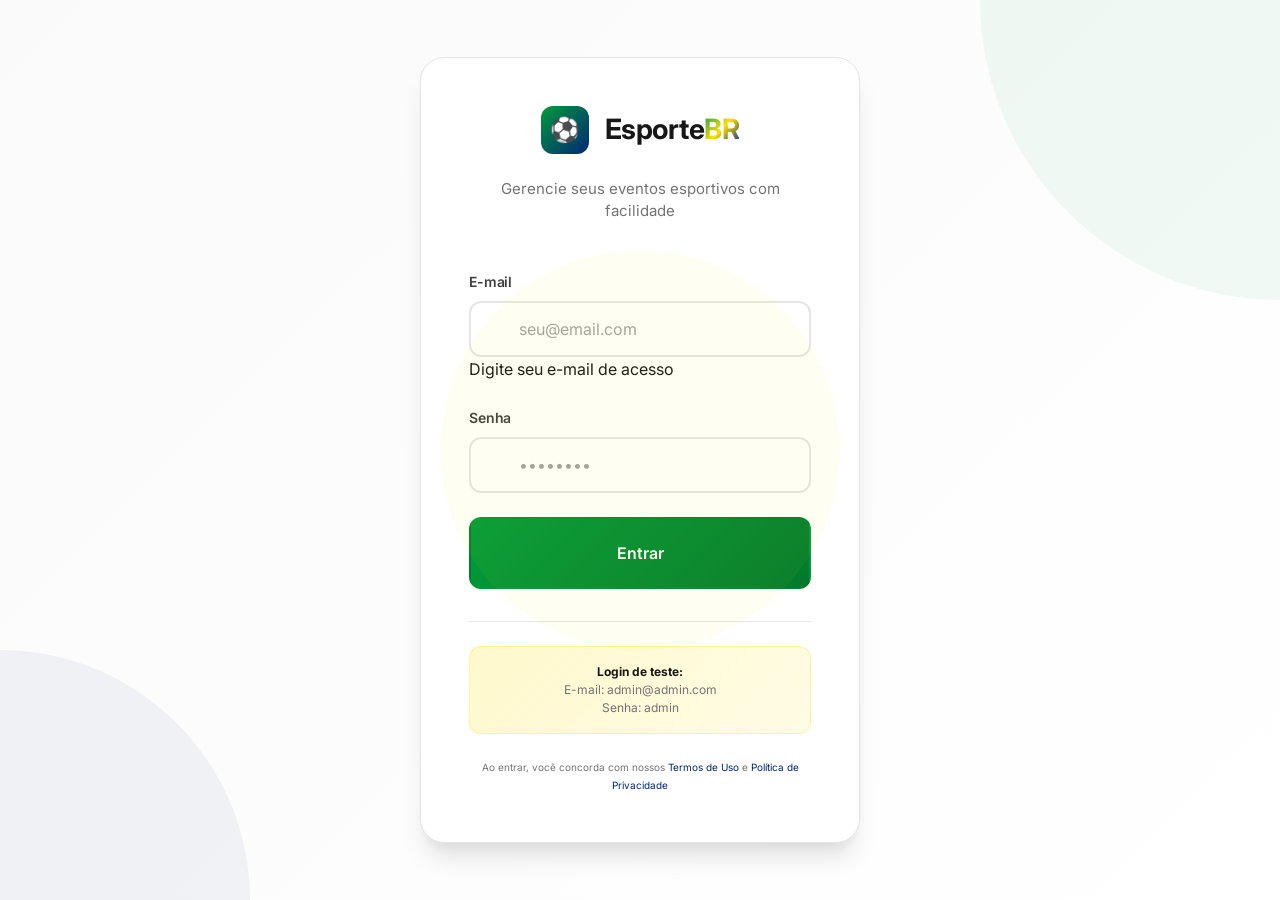
<file: index.html>
<!DOCTYPE html>
<html lang="pt-BR">
<head>
    <meta charset="UTF-8">
    <meta name="viewport" content="width=device-width, initial-scale=1.0">
    <title>Painel Admin - EventSports</title>
    <link rel="stylesheet" href="style.css">
    <link href="https://fonts.googleapis.com/css2?family=Inter:wght@300;400;500;600;700;800&display=swap" rel="stylesheet">
</head>
<body>
    <div class="page-wrapper">
        <!-- Header -->
        <header class="main-header">
            <div class="container">
                <div class="header-content">
                    <div class="header-left">
                        <a href="index.html" class="header-logo">
                            <div class="logo-icon">⚽</div>
                            <h1>Event<span style="color: var(--color-green);">Sports</span></h1>
                        </a>
                    </div>
                    <div class="header-right">
                        <div class="user-info">
                            <div class="user-avatar" id="userAvatar">A</div>
                            <span class="user-name" id="userName">Admin</span>
                        </div>
                        <button class="btn btn-logout" id="logoutBtn">
                            <span>🚪</span>
                            Sair
                        </button>
                    </div>
                </div>
            </div>
        </header>

        <!-- Hero Section -->
        <section class="hero-section">
            <div class="container">
                <div class="hero-content">
                    <h1 class="hero-title">Gerencie seus eventos esportivos</h1>
                    <p class="hero-subtitle">Crie, organize e acompanhe todos os seus jogos em um só lugar</p>
                    <div class="hero-actions">
                        <button class="btn btn-hero-primary" onclick="openModal('createEventModal')">
                            <span class="btn-icon">➕</span>
                            Criar Evento
                        </button>
                    </div>
                </div>
            </div>
        </section>

        <!-- Stats Section -->
        <section class="stats-section">
            <div class="container">
                <div class="stats-grid">
                    <div class="stat-card">
                        <div class="stat-value" id="totalEvents">0</div>
                        <div class="stat-label">Total de Eventos</div>
                    </div>
                    <div class="stat-card">
                        <div class="stat-value" id="totalParticipants">0</div>
                        <div class="stat-label">Participantes</div>
                    </div>
                    <div class="stat-card">
                        <div class="stat-value" id="activeEvents">0</div>
                        <div class="stat-label">Eventos Ativos</div>
                    </div>
                    <div class="stat-card">
                        <div class="stat-value" id="upcomingEvents">0</div>
                        <div class="stat-label">Próximos Eventos</div>
                    </div>
                </div>
            </div>
        </section>

        <!-- Content Section -->
        <section class="content-section">
            <div class="container">
                <div class="section-header">
                    <h2 class="section-title">Seus Eventos</h2>
                    <div class="section-actions">
                        <button class="btn btn-primary" onclick="openModal('createEventModal')">
                            <span class="btn-icon">➕</span>
                            Novo Evento
                        </button>
                    </div>
                </div>

                <!-- Tabs -->
                <div class="tabs">
                    <button class="tab-button active" data-tab="all">Todos</button>
                    <button class="tab-button" data-tab="active">Ativos</button>
                    <button class="tab-button" data-tab="upcoming">Próximos</button>
                    <button class="tab-button" data-tab="completed">Finalizados</button>
                </div>

                <!-- Events Grid -->
                <div class="cards-grid" id="eventsGrid"></div>

                <!-- Empty State -->
                <div class="empty-state" id="emptyState" style="display: none;">
                    <div class="empty-state-icon">📅</div>
                    <h3 class="empty-state-title">Nenhum evento encontrado</h3>
                    <p class="empty-state-description">Comece criando seu primeiro evento esportivo!</p>
                    <button class="btn btn-primary" onclick="openModal('createEventModal')">
                        <span class="btn-icon">➕</span>
                        Criar Primeiro Evento
                    </button>
                </div>
            </div>
        </section>
    </div>

    <!-- Create Event Modal -->
    <div class="modal-backdrop" id="createEventModalBackdrop"></div>
    <div class="modal" id="createEventModal">
        <div class="modal-header">
            <h2 class="modal-title">Criar Novo Evento</h2>
            <button class="modal-close" onclick="closeModal('createEventModal')">×</button>
        </div>
        <form id="createEventForm" class="modal-body">
            <div class="form-group">
                <label for="eventTitle">Nome do Evento</label>
                <div class="input-wrapper">
                    <span class="input-icon">📝</span>
                    <input type="text" id="eventTitle" placeholder="Ex: Pelada de Sábado" required>
                </div>
            </div>

            <div class="form-row">
                <div class="form-group">
                    <label for="eventSport">Esporte</label>
                    <select id="eventSport" required>
                        <option value="">Selecionar...</option>
                        <option value="futebol">⚽ Futebol</option>
                        <option value="basquete">🏀 Basquete</option>
                        <option value="volei">🏐 Vôlei</option>
                        <option value="tenis">🎾 Tênis</option>
                        <option value="outro">🎯 Outro</option>
                    </select>
                </div>
                <div class="form-group">
                    <label for="eventMaxPlayers">Máximo de Jogadores</label>
                    <div class="input-wrapper">
                        <span class="input-icon">👥</span>
                        <input type="number" id="eventMaxPlayers" min="2" max="100" value="22" required>
                    </div>
                </div>
            </div>

            <div class="form-row">
                <div class="form-group">
                    <label for="eventDate">Data</label>
                    <input type="date" id="eventDate" required>
                </div>
                <div class="form-group">
                    <label for="eventStartTime">Hora de Início</label>
                    <input type="time" id="eventStartTime" required>
                </div>
                <div class="form-group">
                    <label for="eventEndTime">Hora de Término</label>
                    <input type="time" id="eventEndTime" required>
                </div>
            </div>

            <div class="form-group">
                <label for="eventLocation">Localização</label>
                <div class="input-wrapper">
                    <span class="input-icon">📍</span>
                    <input type="text" id="eventLocation" placeholder="Endereço ou nome do local" required>
                </div>
            </div>

            <div class="form-group">
                <label for="eventCost">Custo Total (R$)</label>
                <div class="input-wrapper">
                    <span class="input-icon">R$</span>
                    <input type="number" id="eventCost" min="0" step="0.01" value="0" placeholder="0 = Grátis">
                </div>
                <span class="form-hint">Valor total será dividido entre participantes</span>
            </div>

            <div class="form-group">
                <label for="eventDescription">Descrição</label>
                <textarea id="eventDescription" rows="3" placeholder="Detalhes adicionais sobre o evento"></textarea>
            </div>

            <div class="modal-footer">
                <button type="button" class="btn btn-secondary" onclick="closeModal('createEventModal')">Cancelar</button>
                <button type="submit" class="btn btn-primary">
                    <span class="btn-text">Criar Evento</span>
                    <span class="btn-icon">→</span>
                </button>
            </div>
        </form>
    </div>

    <!-- Toast Container -->
    <div class="toast-container" id="toastContainer"></div>

    <script src="script.js"></script>
</body>
</html>
</file>
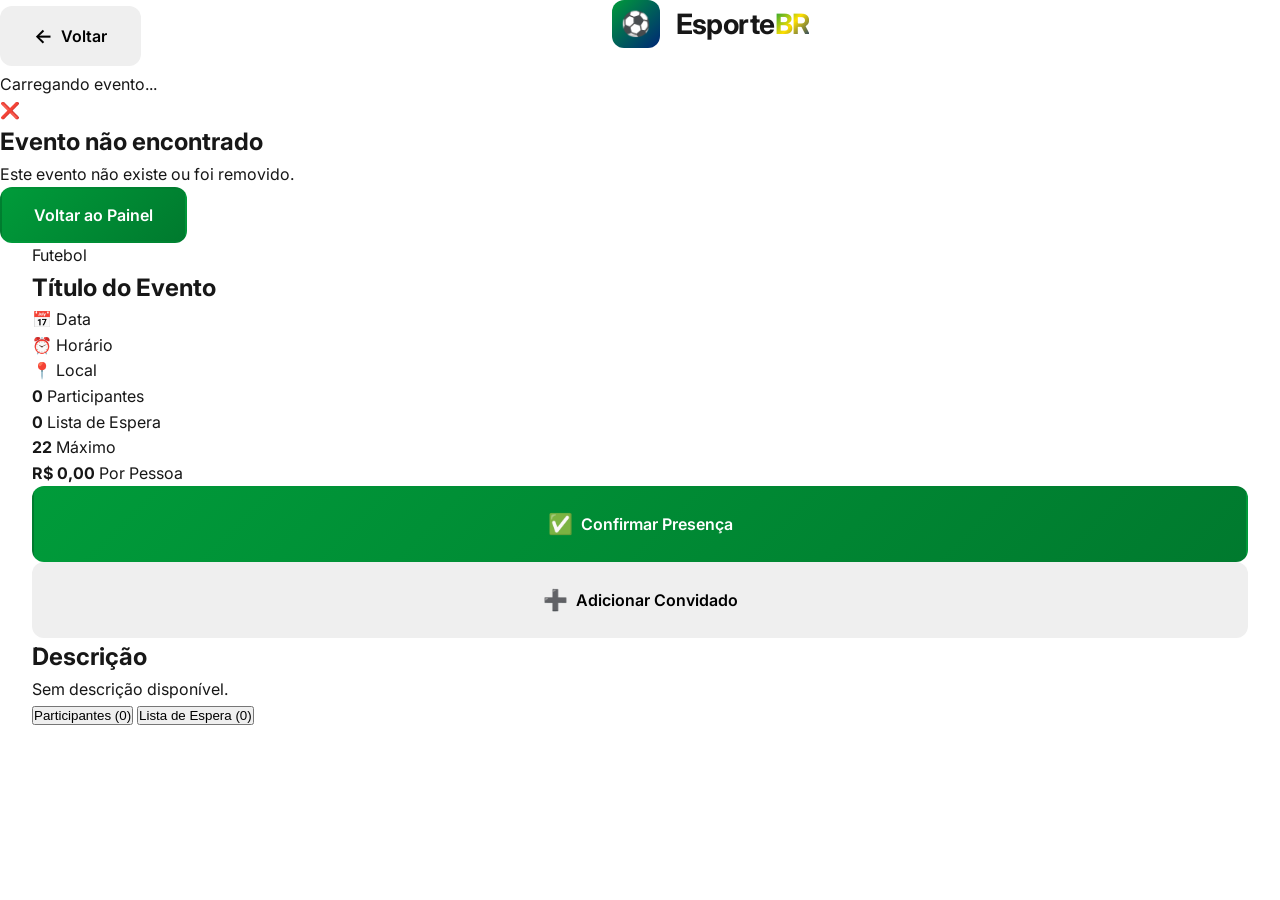
<file: evento.html>
<!DOCTYPE html>
<html lang="pt-BR">
<head>
    <meta charset="UTF-8">
    <meta name="viewport" content="width=device-width, initial-scale=1.0">
    <title>Evento - EsporteBR</title>
    <link rel="stylesheet" href="style.css">
    <link rel="preconnect" href="https://fonts.googleapis.com">
    <link rel="preconnect" href="https://fonts.gstatic.com" crossorigin>
    <link href="https://fonts.googleapis.com/css2?family=Inter:wght@400;500;600;700&display=swap" rel="stylesheet">
</head>
<body>
    <!-- Header -->
    <header class="event-header">
        <div class="header-content">
            <button id="back-to-admin" class="btn btn-outline btn-sm">
                <span class="btn-icon">←</span>
                Voltar
            </button>
            <div class="logo">
                <span class="logo-icon">⚽</span>
                <h1>Esporte<span class="brasil">BR</span></h1>
            </div>
            <div class="header-spacer"></div>
        </div>
    </header>

    <!-- Loading State -->
    <div id="loading-state" class="loading-container">
        <div class="spinner-large"></div>
        <p>Carregando evento...</p>
    </div>

    <!-- Error State -->
    <div id="error-state" class="error-container hidden">
        <div class="error-icon">❌</div>
        <h2>Evento não encontrado</h2>
        <p>Este evento não existe ou foi removido.</p>
        <button class="btn btn-primary" onclick="window.location.href='index.html'">
            Voltar ao Painel
        </button>
    </div>

    <!-- Event Content -->
    <main id="event-content" class="event-main hidden">
        <div class="container">
            <!-- Event Header -->
            <section class="event-hero">
                <div class="event-sport-badge" id="event-sport-display">Futebol</div>
                <h1 id="event-title-display">Título do Evento</h1>
                <div class="event-meta">
                    <div class="meta-item">
                        <span class="meta-icon">📅</span>
                        <span id="event-date-display">Data</span>
                    </div>
                    <div class="meta-item">
                        <span class="meta-icon">⏰</span>
                        <span id="event-time-display">Horário</span>
                    </div>
                    <div class="meta-item">
                        <span class="meta-icon">📍</span>
                        <span id="event-location-display">Local</span>
                    </div>
                </div>
            </section>

            <!-- Event Stats -->
            <section class="event-stats">
                <div class="stat-box">
                    <strong id="participants-count">0</strong>
                    <span>Participantes</span>
                </div>
                <div class="stat-box">
                    <strong id="waitlist-count">0</strong>
                    <span>Lista de Espera</span>
                </div>
                <div class="stat-box">
                    <strong id="max-participants">22</strong>
                    <span>Máximo</span>
                </div>
                <div class="stat-box">
                    <strong id="cost-per-person">R$ 0,00</strong>
                    <span>Por Pessoa</span>
                </div>
            </section>

            <!-- Main Actions -->
            <section class="event-actions-section">
                <button id="join-event-btn" class="btn btn-primary btn-lg btn-full">
                    <span class="btn-icon">✅</span>
                    Confirmar Presença
                </button>
                <button id="add-guest-btn" class="btn btn-secondary btn-lg btn-full">
                    <span class="btn-icon">➕</span>
                    Adicionar Convidado
                </button>
            </section>

            <!-- Description -->
            <section class="event-section">
                <h2>Descrição</h2>
                <p id="event-description-display" class="event-description">
                    Sem descrição disponível.
                </p>
            </section>

            <!-- Participants -->
            <section class="event-section">
                <div class="section-tabs">
                    <button class="tab-btn active" data-tab="main">
                        Participantes (<span id="main-count">0</span>)
                    </button>
                    <button class="tab-btn" data-tab="waitlist">
                        Lista de Espera (<span id="waitlist-tab-count">0</span>)
                    </button>
                </div>
                
                <div id="participants-main-list" class="participants-list">
                    <!-- Participants will be rendered here -->
                </div>
                
                <div id="participants-waitlist-list" class="participants-list hidden">
                    <!-- Waitlist will be rendered here -->
                </div>
            </section>
        </div>
    </main>

    <!-- Add Guest Modal -->
    <div id="add-guest-modal" class="modal">
        <div class="modal-backdrop" data-close-modal></div>
        <div class="modal-content">
            <div class="modal-header">
                <h2>Adicionar Convidado</h2>
                <button class="modal-close" data-close-modal>×</button>
            </div>
            <form id="add-guest-form" class="modal-body">
                <div class="form-group">
                    <label for="guest-name-input">Nome do Convidado</label>
                    <input type="text" id="guest-name-input" required placeholder="Nome completo">
                </div>
                
                <div class="form-group">
                    <label for="guest-email-input">E-mail (opcional)</label>
                    <input type="email" id="guest-email-input" placeholder="email@exemplo.com">
                </div>
                
                <div class="modal-footer">
                    <button type="button" class="btn btn-secondary" data-close-modal>Cancelar</button>
                    <button type="submit" class="btn btn-primary">Adicionar</button>
                </div>
            </form>
        </div>
    </div>

    <!-- Toast Container -->
    <div id="toast-container" class="toast-container"></div>

    <script src="script.js"></script>
</body>
</html>
</file>
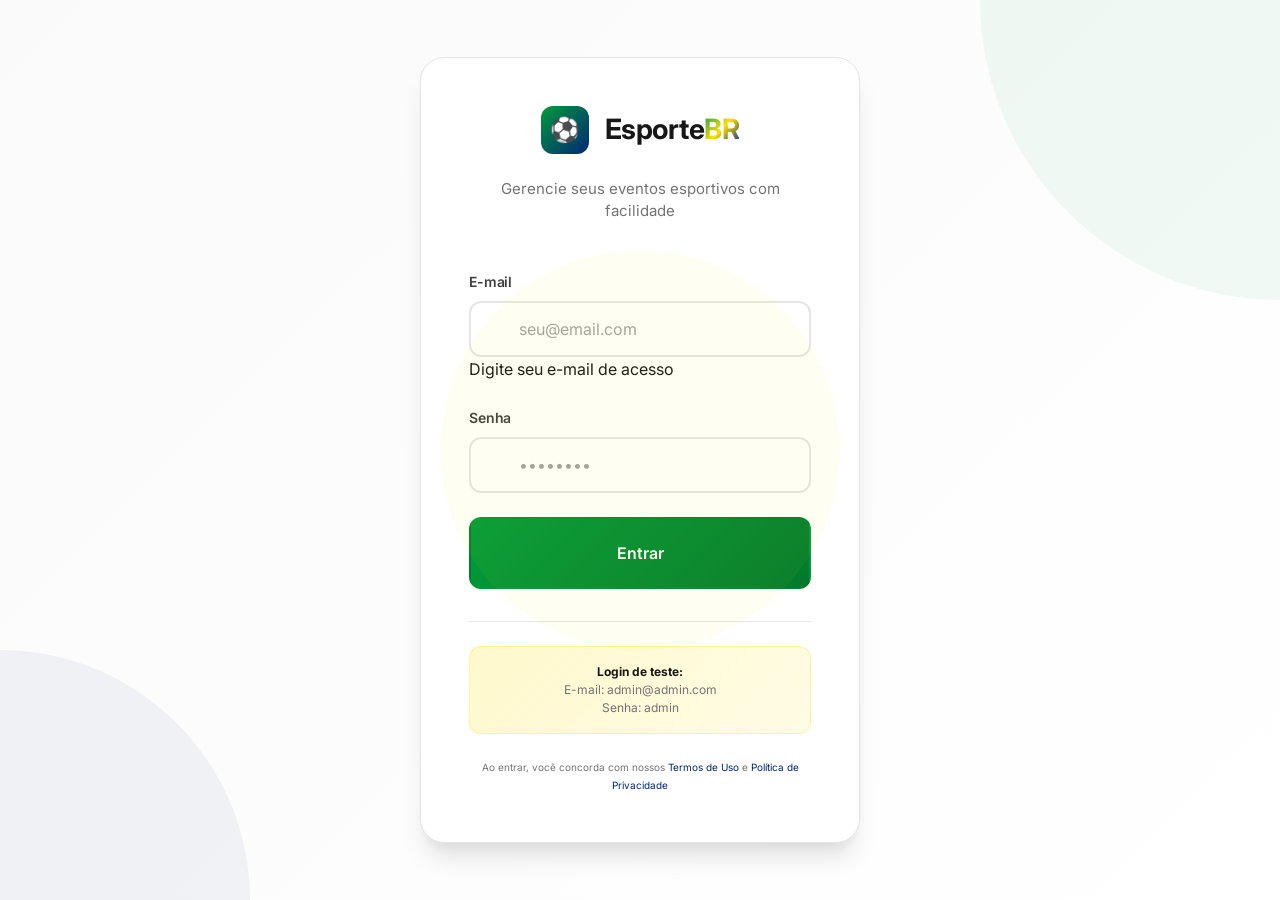
<file: login.html>
<!DOCTYPE html>
<html lang="pt-BR">
<head>
    <meta charset="UTF-8">
    <meta name="viewport" content="width=device-width, initial-scale=1.0">
    <title>Login - EsporteBR</title>
    <link rel="stylesheet" href="style.css">
    <link rel="preconnect" href="https://fonts.googleapis.com">
    <link rel="preconnect" href="https://fonts.gstatic.com" crossorigin>
    <link href="https://fonts.googleapis.com/css2?family=Inter:wght@400;500;600;700&display=swap" rel="stylesheet">
</head>
<body class="login-page">
    <div class="login-container">
        <div class="login-card">
            <div class="login-header">
                <div class="logo">
                    <span class="logo-icon">⚽</span>
                    <h1>Esporte<span class="brasil">BR</span></h1>
                </div>
                <p class="login-subtitle">Gerencie seus eventos esportivos com facilidade</p>
            </div>

            <!-- Formulário de Login -->
            <form id="loginForm" class="login-form">
                <div class="form-group">
                    <label for="loginEmail">E-mail</label>
                    <input 
                        type="email" 
                        id="loginEmail" 
                        name="email" 
                        placeholder="seu@email.com"
                        required
                        autocomplete="email"
                    >
                    <span class="form-hint">Digite seu e-mail de acesso</span>
                </div>

                <div class="form-group">
                    <label for="loginPassword">Senha</label>
                    <input 
                        type="password" 
                        id="loginPassword" 
                        name="password" 
                        placeholder="••••••••"
                        required
                        autocomplete="current-password"
                    >
                </div>

                <button type="submit" class="btn btn-primary btn-full">
                    <span class="btn-text">Entrar</span>
                    <span class="btn-loader" style="display: none;">
                        <span class="spinner"></span>
                    </span>
                </button>
            </form>

            <div class="login-footer">
                <p class="login-hint">
                    <strong>Login de teste:</strong><br>
                    E-mail: admin@admin.com<br>
                    Senha: admin
                </p>
                <p>
                    <small>
                        Ao entrar, você concorda com nossos 
                        <a href="#">Termos de Uso</a> e 
                        <a href="#">Política de Privacidade</a>
                    </small>
                </p>
            </div>
        </div>

        <div class="login-background">
            <div class="bg-shape bg-shape-1"></div>
            <div class="bg-shape bg-shape-2"></div>
            <div class="bg-shape bg-shape-3"></div>
        </div>
    </div>

    <script src="script.js"></script>
    <script>
        // Script específico para a página de login
        document.addEventListener('DOMContentLoaded', function() {
            var loginForm = document.getElementById('loginForm');
            
            if (loginForm) {
                loginForm.addEventListener('submit', function(e) {
                    e.preventDefault();
                    
                    var email = document.getElementById('loginEmail').value;
                    var password = document.getElementById('loginPassword').value;
                    var btn = this.querySelector('button[type="submit"]');
                    var btnText = btn.querySelector('.btn-text');
                    var btnLoader = btn.querySelector('.btn-loader');
                    
                    // Loading state
                    btnText.style.display = 'none';
                    btnLoader.style.display = 'inline';
                    btn.disabled = true;
                    
                    // Simular autenticação
                    setTimeout(function() {
                        // Login de teste hardcoded
                        if (email === 'admin@admin.com' && password === 'admin') {
                            localStorage.setItem('userLoggedIn', 'true');
                            localStorage.setItem('userEmail', email);
                            localStorage.setItem('userName', 'Administrador');
                            localStorage.setItem('userType', 'admin');
                            
                            window.location.href = 'index.html';
                        } else {
                            alert('E-mail ou senha inválidos!\n\nUse:\nE-mail: admin@admin.com\nSenha: admin');
                            btnText.style.display = 'inline';
                            btnLoader.style.display = 'none';
                            btn.disabled = false;
                        }
                    }, 800);
                });
            }
        });
    </script>
</body>
</html>
</file>
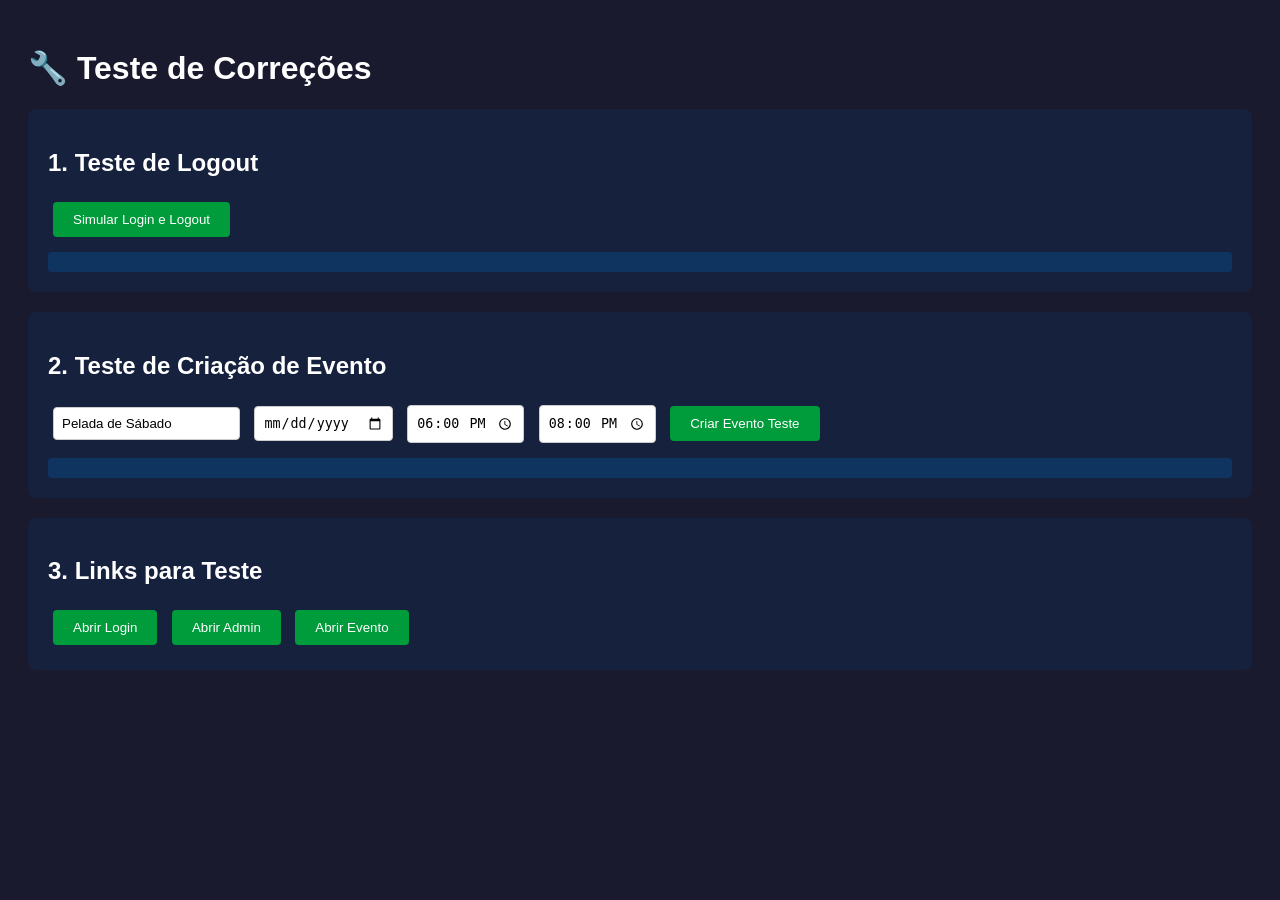
<file: test_fixes.html>
<!DOCTYPE html>
<html lang="pt-BR">
<head>
    <meta charset="UTF-8">
    <meta name="viewport" content="width=device-width, initial-scale=1.0">
    <title>Teste de Funcionalidades</title>
    <style>
        body { font-family: Arial; padding: 20px; background: #1a1a2e; color: white; }
        .test-section { margin: 20px 0; padding: 20px; background: #16213e; border-radius: 8px; }
        button { padding: 10px 20px; margin: 5px; cursor: pointer; background: #009B3A; color: white; border: none; border-radius: 4px; }
        button:hover { background: #007A2E; }
        input { padding: 8px; margin: 5px; border-radius: 4px; border: 1px solid #ccc; }
        .result { margin-top: 10px; padding: 10px; background: #0f3460; border-radius: 4px; }
    </style>
</head>
<body>
    <h1>🔧 Teste de Correções</h1>
    
    <div class="test-section">
        <h2>1. Teste de Logout</h2>
        <button onclick="testLogout()">Simular Login e Logout</button>
        <div id="logoutResult" class="result"></div>
    </div>

    <div class="test-section">
        <h2>2. Teste de Criação de Evento</h2>
        <input type="text" id="testTitle" placeholder="Nome do Evento" value="Pelada de Sábado">
        <input type="date" id="testDate">
        <input type="time" id="testStartTime" value="18:00">
        <input type="time" id="testEndTime" value="20:00">
        <button onclick="testCreateEvent()">Criar Evento Teste</button>
        <div id="eventResult" class="result"></div>
    </div>

    <div class="test-section">
        <h2>3. Links para Teste</h2>
        <button onclick="window.open('login.html', '_blank')">Abrir Login</button>
        <button onclick="window.open('index.html', '_blank')">Abrir Admin</button>
        <button onclick="window.open('evento.html', '_blank')">Abrir Evento</button>
    </div>

    <script>
        function testLogout() {
            localStorage.setItem('current_user', JSON.stringify({
                id: 'test123',
                email: 'admin@admin.com',
                name: 'Administrador',
                type: 'admin',
                isLoggedIn: true
            }));
            
            var user = JSON.parse(localStorage.getItem('current_user'));
            document.getElementById('logoutResult').innerHTML = 
                '✅ Usuário logado: ' + user.name + '<br>' +
                'Email: ' + user.email + '<br>' +
                'Para testar logout, vá para index.html e clique em "Sair"';
        }

        function testCreateEvent() {
            var STORAGE_KEY = 'sports_events_v2';
            var events = JSON.parse(localStorage.getItem(STORAGE_KEY)) || [];
            
            var newEvent = {
                id: 'test_' + Date.now(),
                title: document.getElementById('testTitle').value,
                sport: 'futebol',
                date: document.getElementById('testDate').value || new Date().toISOString().split('T')[0],
                startTime: document.getElementById('testStartTime').value,
                endTime: document.getElementById('testEndTime').value,
                location: 'Campo Teste',
                maxParticipants: 22,
                costPerPerson: 50,
                description: 'Evento de teste',
                participants: [],
                waitlist: [],
                createdBy: 'admin',
                createdAt: new Date().toISOString(),
                status: 'active'
            };
            
            events.push(newEvent);
            localStorage.setItem(STORAGE_KEY, JSON.stringify(events));
            
            document.getElementById('eventResult').innerHTML = 
                '✅ Evento criado com sucesso!<br>' +
                'Nome: ' + newEvent.title + '<br>' +
                'Data: ' + newEvent.date + '<br>' +
                'Horário: ' + newEvent.startTime + ' - ' + newEvent.endTime + '<br>' +
                'Total de eventos: ' + events.length;
        }

        // Verificar estado atual
        window.onload = function() {
            var user = JSON.parse(localStorage.getItem('current_user'));
            var events = JSON.parse(localStorage.getItem('sports_events_v2')) || [];
            console.log('Estado atual:', { user: user, eventCount: events.length });
        };
    </script>
</body>
</html>
</file>
<file: style.css>
/* ========================================
   DESIGN SYSTEM - Inspirado no Wis.digital
   Cores do Brasil
======================================== */

:root {
    /* Cores Principais - Brasil */
    --color-green: #009B3A;
    --color-green-dark: #007A2E;
    --color-green-light: #00B845;
    --color-yellow: #FFDF00;
    --color-blue: #002776;
    --color-blue-light: #0047C7;
    
    /* Cores Neutras */
    --color-white: #FFFFFF;
    --color-black: #000000;
    --color-gray-50: #FAFAFA;
    --color-gray-100: #F5F5F5;
    --color-gray-200: #E5E5E5;
    --color-gray-300: #D4D4D4;
    --color-gray-400: #A3A3A3;
    --color-gray-500: #737373;
    --color-gray-600: #525252;
    --color-gray-700: #404040;
    --color-gray-800: #262626;
    --color-gray-900: #171717;
    
    /* Tipografia */
    --font-primary: 'Inter', -apple-system, BlinkMacSystemFont, 'Segoe UI', sans-serif;
    --font-display: 'Inter', sans-serif;
    
    /* Espaçamento */
    --spacing-xs: 0.25rem;
    --spacing-sm: 0.5rem;
    --spacing-md: 1rem;
    --spacing-lg: 1.5rem;
    --spacing-xl: 2rem;
    --spacing-2xl: 3rem;
    --spacing-3xl: 4rem;
    
    /* Border Radius */
    --radius-sm: 0.375rem;
    --radius-md: 0.5rem;
    --radius-lg: 0.75rem;
    --radius-xl: 1rem;
    --radius-2xl: 1.5rem;
    --radius-full: 9999px;
    
    /* Shadows */
    --shadow-sm: 0 1px 2px 0 rgba(0, 0, 0, 0.05);
    --shadow-md: 0 4px 6px -1px rgba(0, 0, 0, 0.1), 0 2px 4px -1px rgba(0, 0, 0, 0.06);
    --shadow-lg: 0 10px 15px -3px rgba(0, 0, 0, 0.1), 0 4px 6px -2px rgba(0, 0, 0, 0.05);
    --shadow-xl: 0 20px 25px -5px rgba(0, 0, 0, 0.1), 0 10px 10px -5px rgba(0, 0, 0, 0.04);
    --shadow-2xl: 0 25px 50px -12px rgba(0, 0, 0, 0.25);
    
    /* Transitions */
    --transition-fast: 150ms cubic-bezier(0.4, 0, 0.2, 1);
    --transition-base: 300ms cubic-bezier(0.4, 0, 0.2, 1);
    --transition-slow: 500ms cubic-bezier(0.4, 0, 0.2, 1);
}

/* ========================================
   Reset & Base
======================================== */

*, *::before, *::after {
    box-sizing: border-box;
    margin: 0;
    padding: 0;
}

html {
    font-size: 16px;
    -webkit-font-smoothing: antialiased;
    -moz-osx-font-smoothing: grayscale;
}

body {
    font-family: var(--font-primary);
    line-height: 1.6;
    color: var(--color-gray-900);
    background-color: var(--color-white);
    min-height: 100vh;
    overflow-x: hidden;
}

/* ========================================
   Login Page - Wis.digital Style
======================================== */

.login-page {
    min-height: 100vh;
    display: flex;
    align-items: center;
    justify-content: center;
    padding: var(--spacing-xl);
    background: linear-gradient(135deg, var(--color-gray-50) 0%, var(--color-white) 100%);
    position: relative;
}

.login-container {
    width: 100%;
    max-width: 440px;
    position: relative;
    z-index: 10;
}

.login-card {
    background: var(--color-white);
    border-radius: var(--radius-2xl);
    padding: var(--spacing-2xl);
    box-shadow: var(--shadow-xl);
    border: 1px solid var(--color-gray-200);
    animation: slideUp 0.6s cubic-bezier(0.4, 0, 0.2, 1);
}

@keyframes slideUp {
    from {
        opacity: 0;
        transform: translateY(30px);
    }
    to {
        opacity: 1;
        transform: translateY(0);
    }
}

.login-header {
    text-align: center;
    margin-bottom: var(--spacing-2xl);
}

.logo {
    display: flex;
    align-items: center;
    justify-content: center;
    gap: var(--spacing-md);
    margin-bottom: var(--spacing-lg);
}

.logo-icon {
    width: 48px;
    height: 48px;
    background: linear-gradient(135deg, var(--color-green), var(--color-blue));
    border-radius: var(--radius-lg);
    display: flex;
    align-items: center;
    justify-content: center;
    font-size: 1.5rem;
    color: var(--color-white);
}

.logo h1 {
    font-size: 1.75rem;
    font-weight: 700;
    color: var(--color-gray-900);
    letter-spacing: -0.02em;
}

.logo .brasil {
    background: linear-gradient(135deg, var(--color-green), var(--color-yellow), var(--color-blue));
    -webkit-background-clip: text;
    -webkit-text-fill-color: transparent;
    background-clip: text;
}

.login-subtitle {
    color: var(--color-gray-500);
    font-size: 0.9375rem;
    line-height: 1.5;
}

.login-form {
    margin-bottom: var(--spacing-xl);
}

.form-group {
    margin-bottom: var(--spacing-lg);
}

.form-group label {
    display: block;
    font-size: 0.875rem;
    font-weight: 600;
    color: var(--color-gray-700);
    margin-bottom: var(--spacing-sm);
    letter-spacing: -0.01em;
}

.input-wrapper {
    position: relative;
}

.input-icon {
    position: absolute;
    left: var(--spacing-md);
    top: 50%;
    transform: translateY(-50%);
    font-size: 1.125rem;
    color: var(--color-gray-400);
    pointer-events: none;
    z-index: 2;
}

.form-group input {
    width: 100%;
    padding: var(--spacing-md) var(--spacing-md) var(--spacing-md) calc(var(--spacing-md) + 2rem);
    font-size: 1rem;
    font-family: var(--font-primary);
    border: 2px solid var(--color-gray-200);
    border-radius: var(--radius-lg);
    background: var(--color-white);
    color: var(--color-gray-900);
    transition: all var(--transition-fast);
    outline: none;
}

.form-group input:focus {
    border-color: var(--color-green);
    box-shadow: 0 0 0 4px rgba(0, 155, 58, 0.1);
}

.form-group input::placeholder {
    color: var(--color-gray-400);
}

.form-options {
    display: flex;
    justify-content: space-between;
    align-items: center;
    margin-bottom: var(--spacing-xl);
}

.checkbox-wrapper {
    display: flex;
    align-items: center;
    gap: var(--spacing-sm);
    cursor: pointer;
    font-size: 0.875rem;
    color: var(--color-gray-600);
}

.checkbox-wrapper input[type="checkbox"] {
    width: 18px;
    height: 18px;
    cursor: pointer;
    accent-color: var(--color-green);
}

.forgot-link {
    font-size: 0.875rem;
    color: var(--color-blue);
    text-decoration: none;
    font-weight: 500;
    transition: color var(--transition-fast);
}

.forgot-link:hover {
    color: var(--color-blue-light);
}

.btn {
    display: inline-flex;
    align-items: center;
    justify-content: center;
    gap: var(--spacing-sm);
    padding: var(--spacing-md) var(--spacing-xl);
    font-size: 1rem;
    font-weight: 600;
    font-family: var(--font-primary);
    border: 2px solid transparent;
    border-radius: var(--radius-lg);
    cursor: pointer;
    transition: all var(--transition-fast);
    text-decoration: none;
    position: relative;
    overflow: hidden;
}

.btn:focus-visible {
    outline: 2px solid var(--color-yellow);
    outline-offset: 2px;
}

.btn:disabled {
    opacity: 0.5;
    cursor: not-allowed;
}

.btn-primary {
    background: linear-gradient(135deg, var(--color-green), var(--color-green-dark));
    color: var(--color-white);
}

.btn-primary:hover:not(:disabled) {
    transform: translateY(-2px);
    box-shadow: 0 10px 20px rgba(0, 155, 58, 0.3);
}

.btn-primary:active:not(:disabled) {
    transform: translateY(0);
}

.btn-full {
    width: 100%;
    padding: var(--spacing-lg) var(--spacing-xl);
}

.btn-icon {
    font-size: 1.25rem;
    transition: transform var(--transition-fast);
}

.btn:hover .btn-icon {
    transform: translateX(4px);
}

.btn-loader {
    display: none;
}

.spinner {
    width: 20px;
    height: 20px;
    border: 2px solid rgba(255, 255, 255, 0.3);
    border-top-color: var(--color-white);
    border-radius: 50%;
    animation: spin 0.8s linear infinite;
}

@keyframes spin {
    to { transform: rotate(360deg); }
}

.login-footer {
    text-align: center;
    padding-top: var(--spacing-lg);
    border-top: 1px solid var(--color-gray-200);
}

.login-hint {
    background: linear-gradient(135deg, rgba(255, 223, 0, 0.2), rgba(255, 223, 0, 0.1));
    border: 1px solid rgba(255, 223, 0, 0.3);
    padding: var(--spacing-md);
    border-radius: var(--radius-lg);
    margin-bottom: var(--spacing-lg);
    font-size: 0.875rem;
    color: var(--color-gray-700);
    line-height: 1.6;
}

.login-hint strong {
    color: var(--color-gray-900);
}

.login-footer p {
    font-size: 0.75rem;
    color: var(--color-gray-500);
    line-height: 1.5;
}

.login-footer a {
    color: var(--color-blue);
    text-decoration: none;
}

.login-footer a:hover {
    text-decoration: underline;
}

/* Background Decorativo */
.login-background {
    position: fixed;
    inset: 0;
    z-index: 1;
    overflow: hidden;
    pointer-events: none;
}

.bg-shape {
    position: absolute;
    border-radius: 50%;
    opacity: 0.05;
    animation: float 20s ease-in-out infinite;
}

.bg-shape-1 {
    width: 600px;
    height: 600px;
    background: var(--color-green);
    top: -300px;
    right: -300px;
    animation-delay: 0s;
}

.bg-shape-2 {
    width: 500px;
    height: 500px;
    background: var(--color-blue);
    bottom: -250px;
    left: -250px;
    animation-delay: -7s;
}

.bg-shape-3 {
    width: 400px;
    height: 400px;
    background: var(--color-yellow);
    top: 50%;
    left: 50%;
    transform: translate(-50%, -50%);
    animation-delay: -14s;
}

@keyframes float {
    0%, 100% {
        transform: translate(0, 0) rotate(0deg);
    }
    33% {
        transform: translate(30px, -30px) rotate(120deg);
    }
    66% {
        transform: translate(-20px, 20px) rotate(240deg);
    }
}

/* ========================================
   Container & Layout
======================================== */

.container {
    max-width: 1280px;
    margin: 0 auto;
    padding: 0 var(--spacing-xl);
}

.page-wrapper {
    min-height: 100vh;
    background: var(--color-gray-50);
}

/* ========================================
   Header
======================================== */

.main-header {
    background: var(--color-white);
    border-bottom: 1px solid var(--color-gray-200);
    padding: var(--spacing-md) 0;
    position: sticky;
    top: 0;
    z-index: 100;
    backdrop-filter: blur(10px);
    background: rgba(255, 255, 255, 0.95);
}

.header-content {
    display: flex;
    justify-content: space-between;
    align-items: center;
    gap: var(--spacing-lg);
}

.header-left {
    display: flex;
    align-items: center;
    gap: var(--spacing-lg);
}

.header-logo {
    display: flex;
    align-items: center;
    gap: var(--spacing-sm);
    text-decoration: none;
    color: var(--color-gray-900);
}

.header-logo .logo-icon {
    width: 40px;
    height: 40px;
    font-size: 1.25rem;
}

.header-logo h1 {
    font-size: 1.25rem;
    font-weight: 700;
    letter-spacing: -0.02em;
}

.header-nav {
    display: flex;
    gap: var(--spacing-sm);
}

.header-right {
    display: flex;
    align-items: center;
    gap: var(--spacing-md);
}

.user-info {
    display: flex;
    align-items: center;
    gap: var(--spacing-md);
    padding: var(--spacing-sm) var(--spacing-md);
    background: var(--color-gray-100);
    border-radius: var(--radius-full);
}

.user-avatar {
    width: 32px;
    height: 32px;
    border-radius: var(--radius-full);
    background: linear-gradient(135deg, var(--color-green), var(--color-blue));
    display: flex;
    align-items: center;
    justify-content: center;
    color: var(--color-white);
    font-weight: 600;
    font-size: 0.875rem;
}

.user-name {
    font-size: 0.875rem;
    font-weight: 600;
    color: var(--color-gray-700);
}

.btn-logout {
    padding: var(--spacing-sm) var(--spacing-md);
    font-size: 0.875rem;
    background: var(--color-gray-100);
    color: var(--color-gray-700);
    border: 1px solid var(--color-gray-200);
}

.btn-logout:hover {
    background: var(--color-gray-200);
}

/* ========================================
   Hero Section
======================================== */

.hero-section {
    background: linear-gradient(135deg, var(--color-green) 0%, var(--color-blue) 100%);
    padding: var(--spacing-3xl) 0;
    color: var(--color-white);
}

.hero-content {
    text-align: center;
    max-width: 800px;
    margin: 0 auto;
}

.hero-title {
    font-size: clamp(2rem, 5vw, 3rem);
    font-weight: 800;
    letter-spacing: -0.03em;
    margin-bottom: var(--spacing-md);
    line-height: 1.1;
}

.hero-subtitle {
    font-size: 1.125rem;
    opacity: 0.9;
    margin-bottom: var(--spacing-xl);
    line-height: 1.6;
}

.hero-actions {
    display: flex;
    gap: var(--spacing-md);
    justify-content: center;
    flex-wrap: wrap;
}

.btn-hero-primary {
    background: var(--color-white);
    color: var(--color-green);
    padding: var(--spacing-lg) var(--spacing-2xl);
}

.btn-hero-primary:hover {
    transform: translateY(-2px);
    box-shadow: 0 10px 30px rgba(0, 0, 0, 0.2);
}

.btn-hero-secondary {
    background: rgba(255, 255, 255, 0.1);
    color: var(--color-white);
    border: 2px solid rgba(255, 255, 255, 0.3);
    padding: var(--spacing-lg) var(--spacing-2xl);
}

.btn-hero-secondary:hover {
    background: rgba(255, 255, 255, 0.2);
    border-color: var(--color-white);
}

/* ========================================
   Stats Section
======================================== */

.stats-section {
    padding: var(--spacing-2xl) 0;
    background: var(--color-white);
    border-bottom: 1px solid var(--color-gray-200);
}

.stats-grid {
    display: grid;
    grid-template-columns: repeat(auto-fit, minmax(200px, 1fr));
    gap: var(--spacing-lg);
}

.stat-card {
    text-align: center;
    padding: var(--spacing-xl);
    background: var(--color-gray-50);
    border-radius: var(--radius-xl);
    border: 1px solid var(--color-gray-200);
}

.stat-value {
    font-size: 2.5rem;
    font-weight: 800;
    color: var(--color-green);
    letter-spacing: -0.03em;
    margin-bottom: var(--spacing-xs);
}

.stat-label {
    font-size: 0.875rem;
    color: var(--color-gray-600);
    font-weight: 500;
    text-transform: uppercase;
    letter-spacing: 0.05em;
}

/* ========================================
   Content Section
======================================== */

.content-section {
    padding: var(--spacing-2xl) 0;
}

.section-header {
    display: flex;
    justify-content: space-between;
    align-items: center;
    margin-bottom: var(--spacing-xl);
    flex-wrap: wrap;
    gap: var(--spacing-md);
}

.section-title {
    font-size: 1.5rem;
    font-weight: 700;
    color: var(--color-gray-900);
    letter-spacing: -0.02em;
}

.section-actions {
    display: flex;
    gap: var(--spacing-sm);
}

.tabs {
    display: flex;
    gap: var(--spacing-xs);
    background: var(--color-gray-100);
    padding: var(--spacing-xs);
    border-radius: var(--radius-lg);
    margin-bottom: var(--spacing-xl);
}

.tab-button {
    flex: 1;
    padding: var(--spacing-md) var(--spacing-lg);
    font-size: 0.875rem;
    font-weight: 600;
    background: transparent;
    border: none;
    border-radius: var(--radius-md);
    cursor: pointer;
    color: var(--color-gray-600);
    transition: all var(--transition-fast);
    font-family: var(--font-primary);
}

.tab-button:hover {
    color: var(--color-gray-900);
}

.tab-button.active {
    background: var(--color-white);
    color: var(--color-green);
    box-shadow: var(--shadow-sm);
}

/* ========================================
   Cards Grid
======================================== */

.cards-grid {
    display: grid;
    grid-template-columns: repeat(auto-fill, minmax(340px, 1fr));
    gap: var(--spacing-lg);
}

.event-card {
    background: var(--color-white);
    border-radius: var(--radius-xl);
    overflow: hidden;
    border: 1px solid var(--color-gray-200);
    box-shadow: var(--shadow-sm);
    transition: all var(--transition-base);
    cursor: pointer;
}

.event-card:hover {
    transform: translateY(-4px);
    box-shadow: var(--shadow-xl);
    border-color: var(--color-gray-300);
}

.event-card-image {
    height: 200px;
    background: linear-gradient(135deg, var(--color-green), var(--color-blue));
    display: flex;
    align-items: center;
    justify-content: center;
    font-size: 4rem;
    position: relative;
    overflow: hidden;
}

.event-card-image::before {
    content: '';
    position: absolute;
    inset: 0;
    background: linear-gradient(135deg, rgba(0, 155, 58, 0.8), rgba(0, 39, 118, 0.8));
}

.event-card-image span {
    position: relative;
    z-index: 1;
}

.event-card-body {
    padding: var(--spacing-lg);
}

.event-card-title {
    font-size: 1.25rem;
    font-weight: 700;
    color: var(--color-gray-900);
    margin-bottom: var(--spacing-sm);
    letter-spacing: -0.02em;
}

.event-card-info {
    display: flex;
    flex-direction: column;
    gap: var(--spacing-sm);
    margin-bottom: var(--spacing-md);
}

.event-card-info-item {
    display: flex;
    align-items: center;
    gap: var(--spacing-sm);
    font-size: 0.875rem;
    color: var(--color-gray-600);
}

.event-card-info-icon {
    font-size: 1rem;
    color: var(--color-green);
}

.event-card-footer {
    display: flex;
    justify-content: space-between;
    align-items: center;
    padding-top: var(--spacing-md);
    border-top: 1px solid var(--color-gray-100);
}

.event-card-participants {
    display: flex;
    align-items: center;
    gap: var(--spacing-sm);
    font-size: 0.875rem;
    color: var(--color-gray-600);
}

.event-card-status {
    padding: var(--spacing-xs) var(--spacing-md);
    border-radius: var(--radius-full);
    font-size: 0.75rem;
    font-weight: 600;
    text-transform: uppercase;
    letter-spacing: 0.05em;
}

.status-active {
    background: rgba(0, 155, 58, 0.1);
    color: var(--color-green);
}

.status-upcoming {
    background: rgba(255, 223, 0, 0.2);
    color: #997700;
}

.status-completed {
    background: rgba(0, 39, 118, 0.1);
    color: var(--color-blue);
}

/* ========================================
   Empty State
======================================== */

.empty-state {
    text-align: center;
    padding: var(--spacing-3xl) var(--spacing-xl);
    background: var(--color-white);
    border-radius: var(--radius-xl);
    border: 2px dashed var(--color-gray-200);
}

.empty-state-icon {
    font-size: 4rem;
    color: var(--color-gray-300);
    margin-bottom: var(--spacing-lg);
}

.empty-state-title {
    font-size: 1.25rem;
    font-weight: 700;
    color: var(--color-gray-900);
    margin-bottom: var(--spacing-sm);
}

.empty-state-description {
    color: var(--color-gray-500);
    margin-bottom: var(--spacing-xl);
    max-width: 400px;
    margin-left: auto;
    margin-right: auto;
}

/* ========================================
   Modal
======================================== */

.modal-backdrop {
    position: fixed;
    inset: 0;
    background: rgba(0, 0, 0, 0.5);
    backdrop-filter: blur(4px);
    z-index: 1040;
    opacity: 0;
    visibility: hidden;
    transition: all var(--transition-base);
}

.modal-backdrop.active {
    opacity: 1;
    visibility: visible;
}

.modal {
    position: fixed;
    top: 50%;
    left: 50%;
    transform: translate(-50%, -50%) scale(0.95);
    background: var(--color-white);
    border-radius: var(--radius-2xl);
    box-shadow: var(--shadow-2xl);
    z-index: 1050;
    width: 90%;
    max-width: 640px;
    max-height: 90vh;
    overflow-y: auto;
    opacity: 0;
    visibility: hidden;
    transition: all var(--transition-base);
}

.modal.active {
    transform: translate(-50%, -50%) scale(1);
    opacity: 1;
    visibility: visible;
}

.modal-header {
    display: flex;
    justify-content: space-between;
    align-items: center;
    padding: var(--spacing-xl) var(--spacing-xl);
    border-bottom: 1px solid var(--color-gray-200);
    position: sticky;
    top: 0;
    background: var(--color-white);
    z-index: 10;
}

.modal-title {
    font-size: 1.5rem;
    font-weight: 700;
    color: var(--color-gray-900);
    letter-spacing: -0.02em;
}

.modal-close {
    width: 40px;
    height: 40px;
    background: var(--color-gray-100);
    border: none;
    border-radius: var(--radius-full);
    cursor: pointer;
    display: flex;
    align-items: center;
    justify-content: center;
    color: var(--color-gray-500);
    font-size: 1.5rem;
    transition: all var(--transition-fast);
}

.modal-close:hover {
    background: var(--color-gray-200);
    color: var(--color-gray-900);
}

.modal-body {
    padding: var(--spacing-xl);
}

.modal-footer {
    display: flex;
    gap: var(--spacing-md);
    padding: var(--spacing-xl);
    border-top: 1px solid var(--color-gray-200);
    background: var(--color-gray-50);
    position: sticky;
    bottom: 0;
}

.modal-footer .btn {
    flex: 1;
}

/* ========================================
   Toast Notifications
======================================== */

.toast-container {
    position: fixed;
    bottom: var(--spacing-xl);
    right: var(--spacing-xl);
    z-index: 1080;
    display: flex;
    flex-direction: column;
    gap: var(--spacing-md);
    max-width: 400px;
}

.toast {
    display: flex;
    gap: var(--spacing-md);
    padding: var(--spacing-lg);
    background: var(--color-white);
    border-radius: var(--radius-lg);
    box-shadow: var(--shadow-xl);
    border-left: 4px solid var(--color-green);
    animation: slideInRight 0.4s cubic-bezier(0.4, 0, 0.2, 1);
    max-width: 400px;
}

@keyframes slideInRight {
    from {
        opacity: 0;
        transform: translateX(100%);
    }
    to {
        opacity: 1;
        transform: translateX(0);
    }
}

.toast-icon {
    font-size: 1.25rem;
    flex-shrink: 0;
}

.toast-content {
    flex: 1;
}

.toast-title {
    font-size: 0.9375rem;
    font-weight: 600;
    color: var(--color-gray-900);
    margin-bottom: var(--spacing-xs);
}

.toast-message {
    font-size: 0.875rem;
    color: var(--color-gray-600);
}

.toast-close {
    background: transparent;
    border: none;
    cursor: pointer;
    color: var(--color-gray-400);
    padding: var(--spacing-xs);
    font-size: 1.25rem;
    transition: color var(--transition-fast);
}

.toast-close:hover {
    color: var(--color-gray-600);
}

/* ========================================
   Utility Classes
======================================== */

.text-center { text-align: center; }
.text-sm { font-size: 0.875rem; }
.text-xs { font-size: 0.75rem; }
.font-bold { font-weight: 700; }
.mb-2 { margin-bottom: var(--spacing-sm); }
.mb-3 { margin-bottom: var(--spacing-md); }
.mb-4 { margin-bottom: var(--spacing-lg); }
.mt-3 { margin-top: var(--spacing-md); }
.mt-4 { margin-top: var(--spacing-lg); }

/* ========================================
   Responsive
======================================== */

@media (max-width: 768px) {
    :root {
        --spacing-xl: 1.5rem;
        --spacing-2xl: 2rem;
        --spacing-3xl: 2.5rem;
    }
    
    .login-card {
        padding: var(--spacing-xl);
    }
    
    .hero-title {
        font-size: 2rem;
    }
    
    .cards-grid {
        grid-template-columns: 1fr;
    }
    
    .section-header {
        flex-direction: column;
        align-items: flex-start;
    }
    
    .tabs {
        flex-direction: column;
    }
    
    .tab-button {
        flex: none;
    }
    
    .modal {
        width: 95%;
        max-height: 95vh;
    }
    
    .toast-container {
        left: var(--spacing-md);
        right: var(--spacing-md);
        max-width: none;
    }
}
.text-gray{color:var(--color-gray-600)}
.text-green{color:var(--color-green)}
.text-red{color:var(--color-danger)}
.w-full{width:100%}
.grid{display:grid;gap:var(--spacing-5)}
.grid-cols-1{grid-template-columns:1fr}
@keyframes slideUp{from{opacity:0;transform:translateY(30px)}to{opacity:1;transform:translateY(0)}}
@keyframes slideInRight{from{opacity:0;transform:translateX(100%)}to{opacity:1;transform:translateX(0)}}
@keyframes shimmer{0%{background-position:200% 0}100%{background-position:-200% 0}}
@keyframes bounce{0%,100%{transform:translateY(0)}50%{transform:translateY(-10px)}}
@keyframes float{0%,100%{transform:translate(0,0)}33%{transform:translate(30px,-30px)}66%{transform:translate(-20px,20px)}}
@keyframes spin{0%{transform:rotate(0deg)}100%{transform:rotate(360deg)}}
.spinner{display:inline-block;width:20px;height:20px;border:3px solid rgba(255,255,255,0.3);border-radius:50%;border-top-color:#fff;animation:spin 1s linear infinite}
.btn-loader{display:inline-flex;align-items:center;justify-content:center}
@media(max-width:640px){.login-card{padding:var(--spacing-6)}.modal-footer{flex-direction:column}.modal-footer .btn{width:100%}}
</file>
